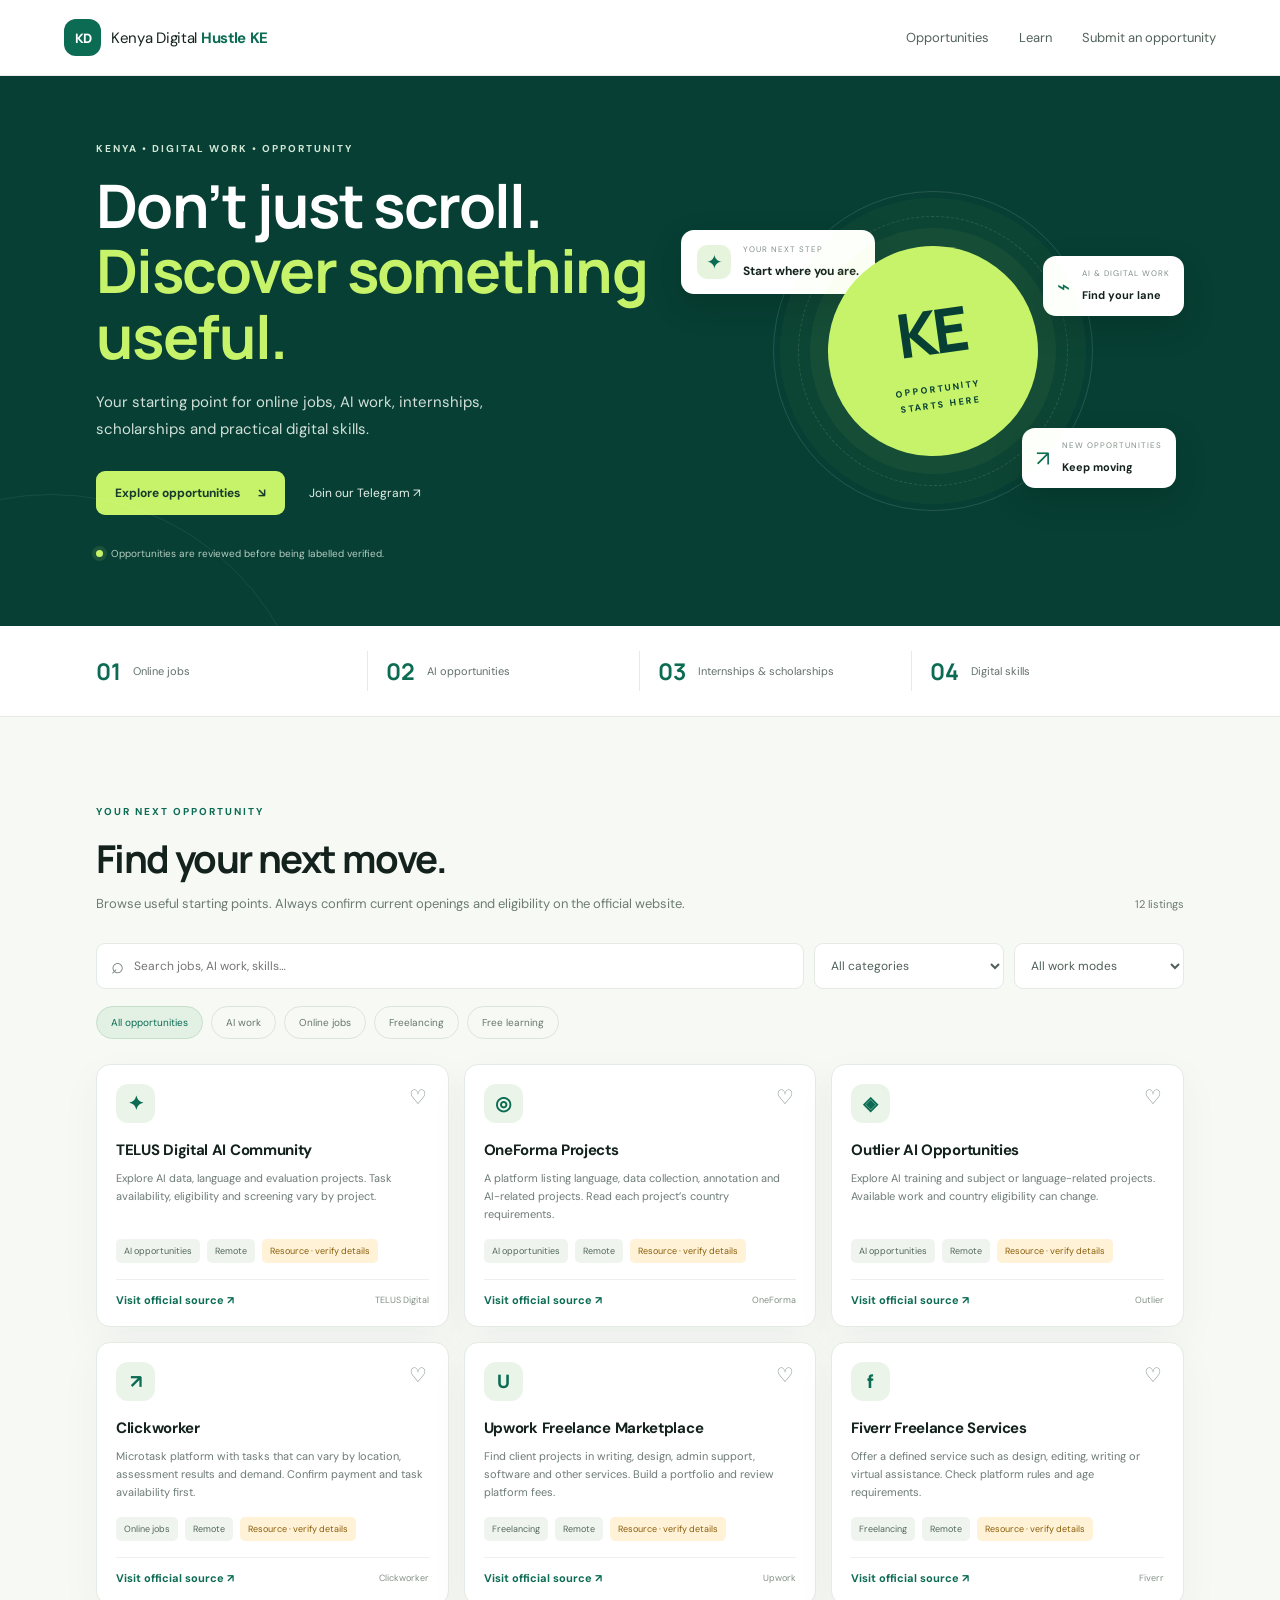
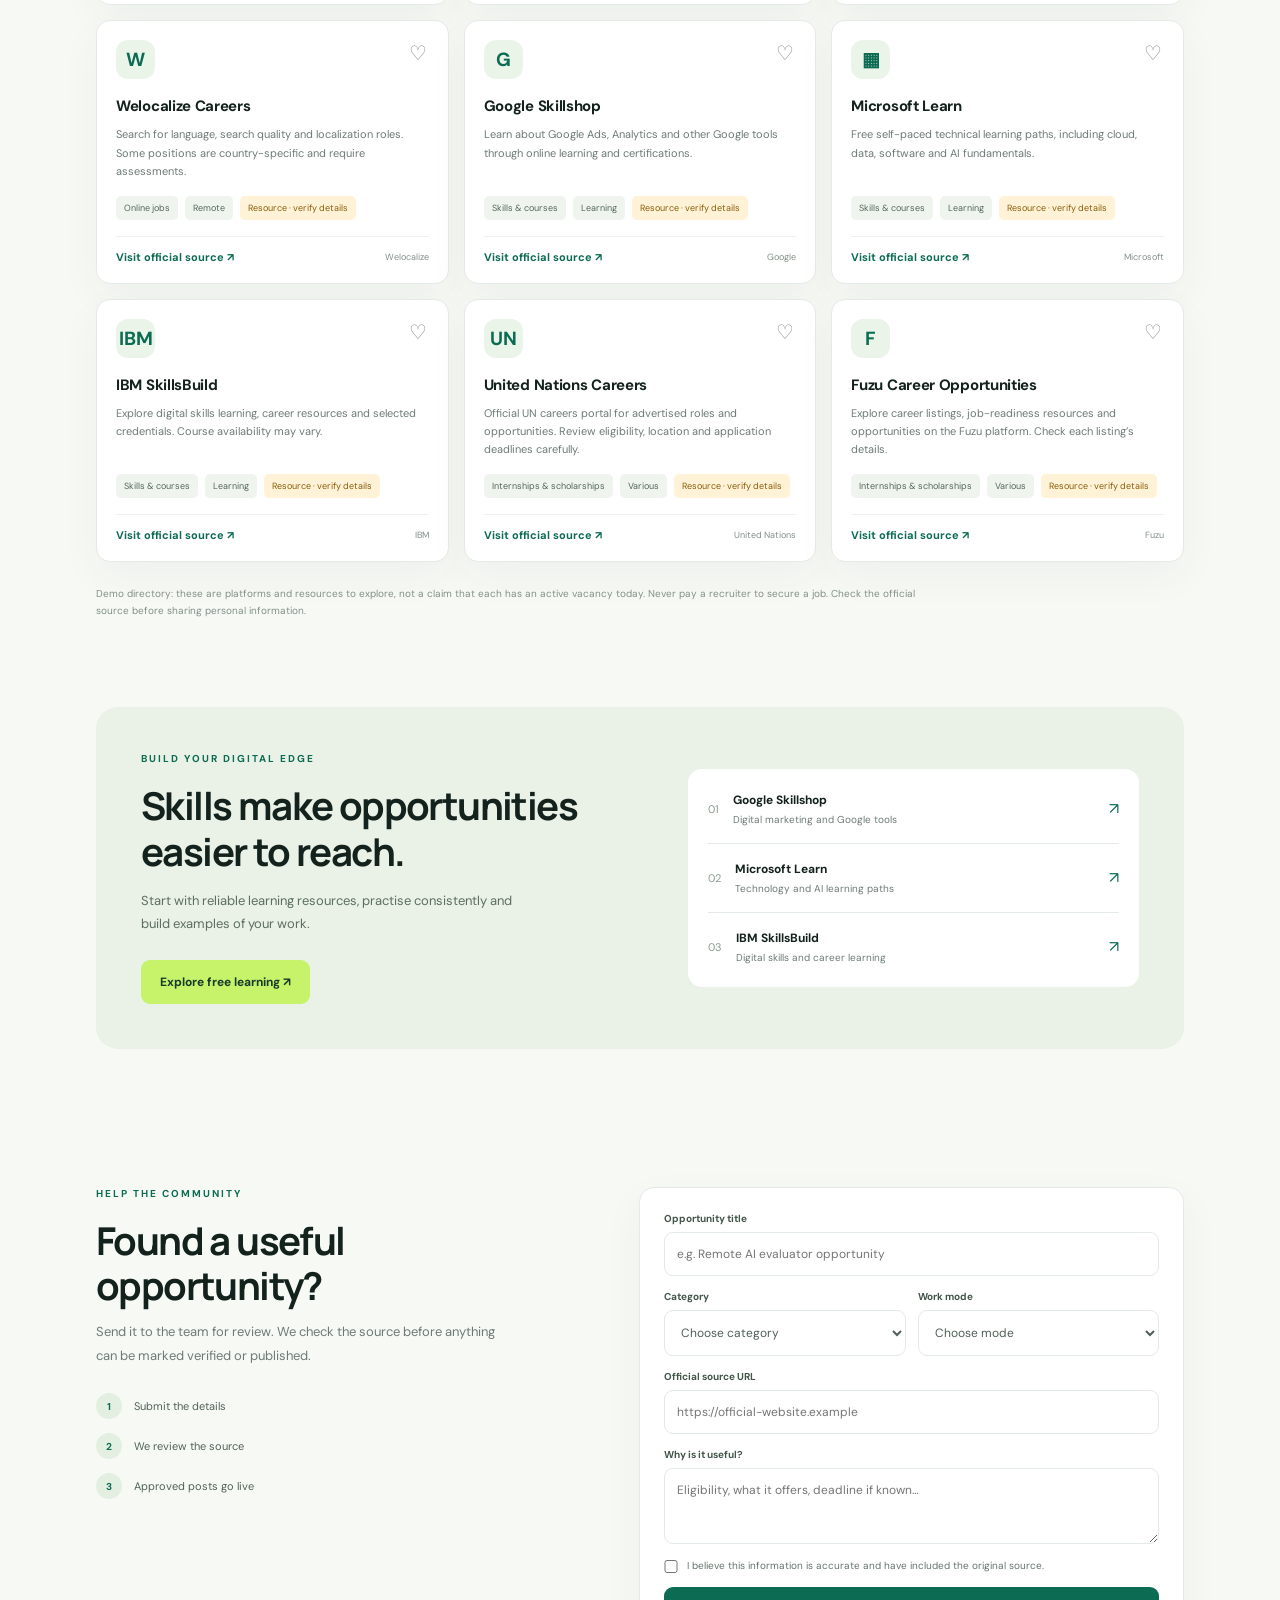
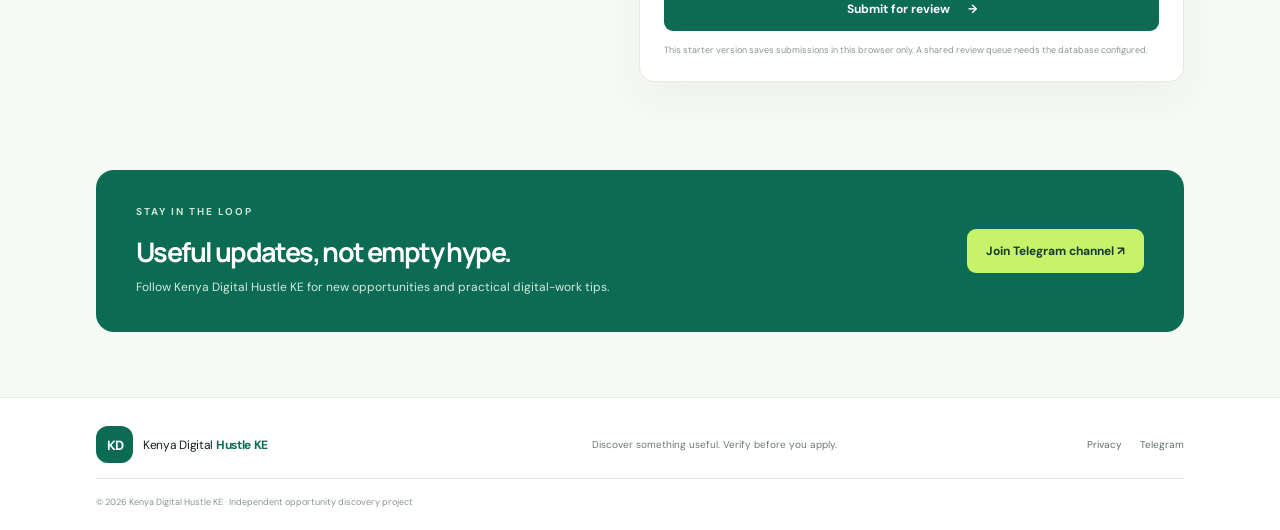
<file: index.html>
<!doctype html>
<html lang="en">
<head>
  <meta charset="utf-8"><meta name="viewport" content="width=device-width,initial-scale=1">
  <meta name="theme-color" content="#0b6b53"><meta name="description" content="Find online jobs, AI opportunities, internships, scholarships and digital skills resources for Kenyans.">
  <title>Kenya Digital Hustle KE — Opportunities that move you forward</title>
  <link rel="manifest" href="manifest.webmanifest"><link rel="icon" href="assets/icon.svg" type="image/svg+xml"><link rel="stylesheet" href="styles.css">
</head>
<body>
  <header class="topbar"><a class="brand" href="#top" aria-label="Kenya Digital Hustle KE home"><span class="brand-mark">KD</span><span>Kenya Digital <b>Hustle KE</b></span></a><nav><a href="#opportunities">Opportunities</a><a href="#skills">Learn</a><a href="#submit">Submit an opportunity</a></nav><button class="menu-btn" id="menuBtn" aria-label="Open menu">☰</button></header>
  <main id="top">
    <section class="hero"><div class="hero-copy"><p class="eyebrow">KENYA • DIGITAL WORK • OPPORTUNITY</p><h1>Don’t just scroll.<br><span>Discover something useful.</span></h1><p class="hero-intro">Your starting point for online jobs, AI work, internships, scholarships and practical digital skills.</p><div class="hero-actions"><a class="btn btn-light" href="#opportunities">Explore opportunities <span>↘</span></a><a class="hero-link" href="https://t.me/KenyaDigitalHustleKE" target="_blank" rel="noopener">Join our Telegram ↗</a></div><div class="trust-note"><span class="pulse"></span> Opportunities are reviewed before being labelled verified.</div></div><div class="hero-art" aria-hidden="true"><div class="orbit orbit-one"></div><div class="orbit orbit-two"></div><div class="float-card card-main"><span class="card-icon">✦</span><div><small>YOUR NEXT STEP</small><strong>Start where you are.</strong></div></div><div class="float-card card-small card-top"><span>⌁</span><div><small>AI & DIGITAL WORK</small><b>Find your lane</b></div></div><div class="float-card card-small card-bottom"><span>↗</span><div><small>NEW OPPORTUNITIES</small><b>Keep moving</b></div></div><div class="hero-circle"><span>KE</span><b>OPPORTUNITY<br>STARTS HERE</b></div></div></section>
    <section class="stats" aria-label="Platform focus"><div><strong>01</strong><span>Online jobs</span></div><div><strong>02</strong><span>AI opportunities</span></div><div><strong>03</strong><span>Internships & scholarships</span></div><div><strong>04</strong><span>Digital skills</span></div></section>
    <section class="section opportunities-section" id="opportunities"><div class="section-heading"><div><p class="eyebrow green">YOUR NEXT OPPORTUNITY</p><h2>Find your next move.</h2><p class="muted">Browse useful starting points. Always confirm current openings and eligibility on the official website.</p></div><span class="result-count" id="resultCount">0 listings</span></div>
      <div class="search-row"><label class="searchbox"><span>⌕</span><input id="searchInput" type="search" placeholder="Search jobs, AI work, skills…" aria-label="Search opportunities"></label><select id="typeFilter" aria-label="Filter by category"><option value="all">All categories</option><option value="Online jobs">Online jobs</option><option value="AI opportunities">AI opportunities</option><option value="Freelancing">Freelancing</option><option value="Skills & courses">Skills & courses</option><option value="Internships & scholarships">Internships & scholarships</option></select><select id="modeFilter" aria-label="Filter by work mode"><option value="all">All work modes</option><option value="Remote">Remote</option><option value="Learning">Learning</option><option value="Various">Various</option></select></div>
      <div class="filter-pills" id="quickFilters"><button class="pill active" data-category="all">All opportunities</button><button class="pill" data-category="AI opportunities">AI work</button><button class="pill" data-category="Online jobs">Online jobs</button><button class="pill" data-category="Freelancing">Freelancing</button><button class="pill" data-category="Skills & courses">Free learning</button></div>
      <div class="listing-grid" id="listingGrid" aria-live="polite"></div><div class="empty-state hidden" id="emptyState"><span>⌕</span><h3>No matches found</h3><p>Try another keyword or category.</p><button class="btn btn-outline" id="clearFilters">Clear filters</button></div>
      <p class="disclaimer">Demo directory: these are platforms and resources to explore, not a claim that each has an active vacancy today. Never pay a recruiter to secure a job. Check the official source before sharing personal information.</p>
    </section>
    <section class="section learn-section" id="skills"><div class="learn-panel"><div><p class="eyebrow">BUILD YOUR DIGITAL EDGE</p><h2>Skills make opportunities easier to reach.</h2><p>Start with reliable learning resources, practise consistently and build examples of your work.</p><a class="btn btn-light" href="https://skillshop.withgoogle.com/" target="_blank" rel="noopener">Explore free learning ↗</a></div><div class="skill-list"><a href="https://skillshop.withgoogle.com/" target="_blank" rel="noopener"><span>01</span><div><b>Google Skillshop</b><small>Digital marketing and Google tools</small></div><span>↗</span></a><a href="https://learn.microsoft.com/training/" target="_blank" rel="noopener"><span>02</span><div><b>Microsoft Learn</b><small>Technology and AI learning paths</small></div><span>↗</span></a><a href="https://www.ibm.com/skillsbuild" target="_blank" rel="noopener"><span>03</span><div><b>IBM SkillsBuild</b><small>Digital skills and career learning</small></div><span>↗</span></a></div></div></section>
    <section class="section submit-section" id="submit"><div class="submit-copy"><p class="eyebrow green">HELP THE COMMUNITY</p><h2>Found a useful opportunity?</h2><p>Send it to the team for review. We check the source before anything can be marked verified or published.</p><div class="review-steps"><span><b>1</b> Submit the details</span><span><b>2</b> We review the source</span><span><b>3</b> Approved posts go live</span></div></div><form id="submitForm" class="submit-form"><label>Opportunity title<input name="title" required maxlength="120" placeholder="e.g. Remote AI evaluator opportunity"></label><div class="form-split"><label>Category<select name="category" required><option value="">Choose category</option><option>Online jobs</option><option>AI opportunities</option><option>Freelancing</option><option>Skills & courses</option><option>Internships & scholarships</option></select></label><label>Work mode<select name="mode" required><option value="">Choose mode</option><option>Remote</option><option>Learning</option><option>Various</option></select></label></div><label>Official source URL<input name="url" type="url" required placeholder="https://official-website.example"></label><label>Why is it useful?<textarea name="description" rows="3" required maxlength="500" placeholder="Eligibility, what it offers, deadline if known…"></textarea></label><label class="consent"><input type="checkbox" name="confirm" required><span>I believe this information is accurate and have included the original source.</span></label><button class="btn btn-primary" type="submit">Submit for review <span>→</span></button><p class="form-message" id="formMessage" role="status"></p><small class="form-note">This starter version saves submissions in this browser only. A shared review queue needs the database configured.</small></form></section>
    <section class="newsletter"><div><p class="eyebrow">STAY IN THE LOOP</p><h2>Useful updates, not empty hype.</h2><p>Follow Kenya Digital Hustle KE for new opportunities and practical digital-work tips.</p></div><a class="btn btn-light" href="https://t.me/KenyaDigitalHustleKE" target="_blank" rel="noopener">Join Telegram channel ↗</a></section>
  </main>
  <footer><a class="brand footer-brand" href="#top"><span class="brand-mark">KD</span><span>Kenya Digital <b>Hustle KE</b></span></a><p>Discover something useful. Verify before you apply.</p><div><a href="privacy.html">Privacy</a><a href="https://t.me/KenyaDigitalHustleKE" target="_blank" rel="noopener">Telegram</a></div><small>© <span id="year"></span> Kenya Digital Hustle KE · Independent opportunity discovery project</small></footer>
  <script src="app.js"></script>
</body></html>
</file>
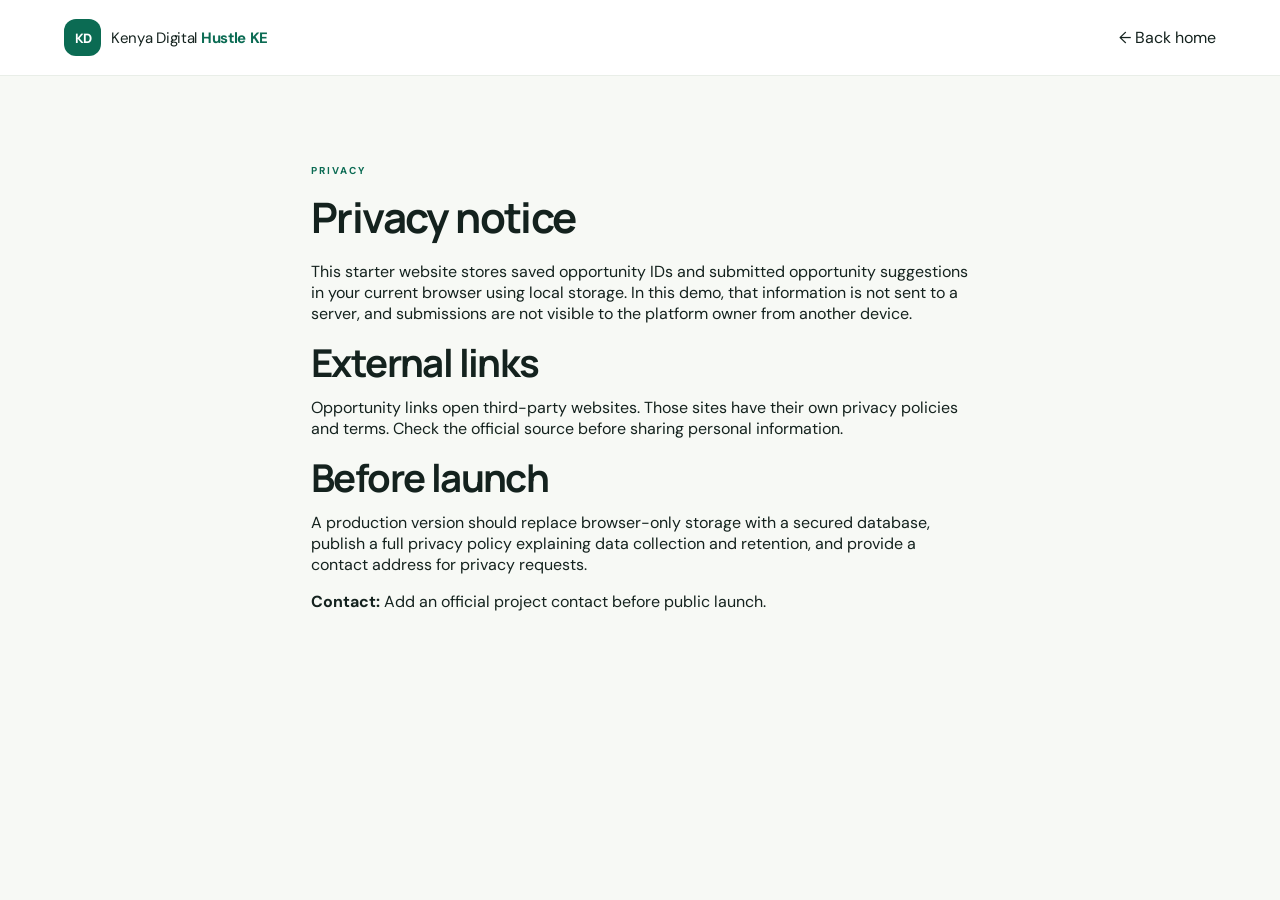
<file: privacy.html>
<!doctype html><html lang="en"><head><meta charset="utf-8"><meta name="viewport" content="width=device-width,initial-scale=1"><title>Privacy — Kenya Digital Hustle KE</title><link rel="stylesheet" href="styles.css"></head><body><header class="topbar"><a class="brand" href="index.html"><span class="brand-mark">KD</span><span>Kenya Digital <b>Hustle KE</b></span></a><a href="index.html">← Back home</a></header><main class="section" style="max-width:850px;margin:auto"><p class="eyebrow green">PRIVACY</p><h1 style="color:#14221e;font-size:42px">Privacy notice</h1><p>This starter website stores saved opportunity IDs and submitted opportunity suggestions in your current browser using local storage. In this demo, that information is not sent to a server, and submissions are not visible to the platform owner from another device.</p><h2>External links</h2><p>Opportunity links open third-party websites. Those sites have their own privacy policies and terms. Check the official source before sharing personal information.</p><h2>Before launch</h2><p>A production version should replace browser-only storage with a secured database, publish a full privacy policy explaining data collection and retention, and provide a contact address for privacy requests.</p><p><strong>Contact:</strong> Add an official project contact before public launch.</p></main></body></html>
</file>
<file: styles.css>
@import url('https://fonts.googleapis.com/css2?family=DM+Sans:wght@400;500;600;700&family=Manrope:wght@400;500;600;700;800&display=swap');
:root{--green:#0b6b53;--deep:#073f34;--lime:#c6f36a;--ink:#14221e;--muted:#6d7b75;--paper:#f7f9f5;--line:#e4eae4;--white:#fff;--shadow:0 14px 40px #153d2a0c}*{box-sizing:border-box}html{scroll-behavior:smooth;scroll-padding-top:90px}body{margin:0;background:var(--paper);color:var(--ink);font-family:'DM Sans',sans-serif}a{color:inherit;text-decoration:none}button,input,select,textarea{font:inherit}.topbar{height:76px;padding:0 max(5vw,22px);display:flex;align-items:center;justify-content:space-between;background:#fff;border-bottom:1px solid #e9eee8;position:sticky;top:0;z-index:10}.brand{display:flex;align-items:center;gap:10px;font-size:15px;letter-spacing:-.3px}.brand b{color:var(--green)}.brand-mark{height:37px;width:37px;border-radius:12px;background:var(--green);color:#fff;display:grid;place-items:center;font-family:Manrope,sans-serif;font-weight:800;font-size:13px;letter-spacing:-1px}.topbar nav{display:flex;gap:30px;font-size:13px;color:#52625a}.topbar nav a:hover,footer a:hover{color:var(--green)}.menu-btn{display:none;background:none;border:0;font-size:24px}.hero{min-height:490px;background:var(--deep);color:#fff;padding:66px max(7.5vw,26px);display:grid;grid-template-columns:1.05fr .95fr;align-items:center;gap:30px;overflow:hidden;position:relative}.hero:before{content:"";position:absolute;width:520px;height:520px;border:1px solid #ffffff12;border-radius:50%;left:-210px;bottom:-390px}.eyebrow{font-size:10px;letter-spacing:2px;font-weight:700;margin:0 0 18px;color:#d2e8d7}.eyebrow.green{color:var(--green)}h1,h2,h3,p{margin-top:0}h1,h2{font-family:Manrope,sans-serif;letter-spacing:-1.6px}h1{font-size:clamp(36px,4.7vw,60px);line-height:1.09;margin-bottom:20px;max-width:650px}h1 span{color:var(--lime)}.hero-intro{max-width:470px;color:#d1e0d8;font-size:15px;line-height:1.8}.hero-actions{display:flex;align-items:center;gap:24px;margin-top:28px;flex-wrap:wrap}.btn{border:0;display:inline-flex;align-items:center;justify-content:center;gap:18px;border-radius:9px;padding:14px 19px;font-size:12px;font-weight:700;cursor:pointer;transition:transform .2s,background .2s}.btn:hover{transform:translateY(-2px)}.btn-light{background:var(--lime);color:#183a2a}.hero-link{font-size:12px;color:#e5eee8}.trust-note{display:flex;align-items:center;gap:8px;margin-top:32px;font-size:10px;color:#b5ccc0}.pulse{height:7px;width:7px;border-radius:50%;background:var(--lime);box-shadow:0 0 0 4px #c6f36a1c}.hero-art{height:330px;position:relative;display:grid;place-items:center}.hero-circle{width:210px;height:210px;border-radius:50%;background:var(--lime);color:var(--deep);display:flex;flex-direction:column;align-items:center;justify-content:center;gap:10px;box-shadow:0 0 0 18px #c6f36a0b,0 0 0 48px #c6f36a08;transform:rotate(-8deg)}.hero-circle span{font-family:Manrope,sans-serif;font-size:61px;font-weight:800;letter-spacing:-5px}.hero-circle b{text-align:center;font-size:9px;letter-spacing:2px;line-height:1.7}.orbit{position:absolute;border:1px solid #ffffff20;border-radius:50%;width:320px;height:320px}.orbit-two{width:270px;height:270px;border-style:dashed;transform:rotate(40deg)}.float-card{position:absolute;background:#fff;color:var(--ink);box-shadow:0 12px 30px #001c1438;border-radius:13px;display:flex;align-items:center;gap:12px;padding:14px 16px}.card-main{left:0;top:44px}.card-icon{display:grid;place-items:center;background:#e6f4dd;color:var(--green);width:34px;height:34px;border-radius:10px;font-size:20px}.float-card small{display:block;font-size:8px;letter-spacing:1px;color:#819087;margin-bottom:5px}.float-card strong{font-size:12px}.card-small{padding:12px 14px}.card-small>span{font-size:22px;color:var(--green)}.card-small b{font-size:11px}.card-top{right:0;top:70px}.card-bottom{right:8px;bottom:28px}.stats{display:grid;grid-template-columns:repeat(4,1fr);padding:25px max(7.5vw,26px);background:#fff;border-bottom:1px solid var(--line)}.stats div{display:flex;align-items:center;gap:12px;border-right:1px solid var(--line);padding:4px 18px}.stats div:first-child{padding-left:0}.stats div:last-child{border:0}.stats strong{font-family:Manrope,sans-serif;font-size:23px;color:var(--green)}.stats span{font-size:11px;color:#617068}.section{padding:88px max(7.5vw,26px)}.section-heading{display:flex;align-items:end;justify-content:space-between;gap:20px;margin-bottom:27px}.section h2,.learn-panel h2,.newsletter h2{font-size:clamp(29px,3vw,39px);line-height:1.18;margin-bottom:12px}.muted{font-size:13px;line-height:1.7;color:var(--muted);max-width:600px;margin-bottom:0}.result-count{white-space:nowrap;color:var(--muted);font-size:11px;padding-bottom:5px}.search-row{display:grid;grid-template-columns:1fr 190px 170px;gap:10px}.searchbox{display:flex;align-items:center;gap:10px;border:1px solid var(--line);background:#fff;border-radius:9px;padding:0 14px}.searchbox span{font-size:22px;color:#75847b}.searchbox input{border:0;outline:0;width:100%;padding:14px 0;background:transparent;font-size:12px}.search-row select,.submit-form input,.submit-form select,.submit-form textarea{width:100%;border:1px solid var(--line);background:#fff;border-radius:9px;padding:13px 12px;color:#4f6057;font-size:12px;outline-color:#80b69e}.filter-pills{display:flex;gap:8px;flex-wrap:wrap;margin:17px 0 25px}.pill{background:transparent;border:1px solid #dce5dc;border-radius:30px;padding:9px 14px;color:#66766d;font-size:10px;cursor:pointer}.pill.active,.pill:hover{background:#e3f0e4;border-color:#c5dfc8;color:var(--green)}.listing-grid{display:grid;grid-template-columns:repeat(3,minmax(0,1fr));gap:15px}.listing-card{background:#fff;border:1px solid var(--line);border-radius:14px;padding:19px;display:flex;flex-direction:column;min-height:235px;box-shadow:var(--shadow);transition:transform .2s,border .2s}.listing-card:hover{transform:translateY(-3px);border-color:#b6d7c0}.listing-top{display:flex;justify-content:space-between;align-items:start;gap:12px;margin-bottom:17px}.listing-icon{width:39px;height:39px;display:grid;place-items:center;border-radius:12px;background:#eaf4e9;color:var(--green);font-size:19px;font-weight:700}.save-btn{border:0;background:transparent;font-size:20px;color:#819087;cursor:pointer;padding:0 2px}.save-btn.saved{color:#0b6b53}.listing-card h3{font-size:15px;line-height:1.4;margin-bottom:8px;letter-spacing:-.3px}.listing-card .description{font-size:11px;color:var(--muted);line-height:1.65;margin-bottom:16px}.listing-meta{display:flex;gap:7px;flex-wrap:wrap;margin-top:auto;margin-bottom:16px}.tag{background:#f0f4ef;border-radius:5px;padding:6px 8px;font-size:9px;color:#52675b}.tag.verified{background:#e2f5e8;color:#176442}.tag.demo{background:#fff2d7;color:#8a5d09}.listing-bottom{display:flex;align-items:center;justify-content:space-between;border-top:1px solid #edf0eb;padding-top:13px}.listing-bottom a{font-size:11px;font-weight:700;color:var(--green)}.listing-bottom small{font-size:9px;color:#829087}.empty-state{text-align:center;padding:55px 20px;color:var(--muted)}.empty-state>span{font-size:35px}.empty-state h3{color:var(--ink);margin:10px 0}.empty-state p{font-size:12px}.hidden{display:none!important}.btn-outline{border:1px solid #d5e1d6;background:#fff;color:var(--green)}.disclaimer{font-size:10px;color:#829087;line-height:1.7;margin:23px 0 0;max-width:850px}.learn-section{padding-top:0}.learn-panel{border-radius:22px;background:#eaf1e7;padding:45px;display:grid;grid-template-columns:1fr .9fr;gap:45px;align-items:center}.learn-panel>div:first-child>p:not(.eyebrow){font-size:13px;color:#5c6f62;line-height:1.8;max-width:400px;margin:15px 0 24px}.learn-panel .eyebrow{color:var(--green)}.skill-list{background:#fff;border-radius:14px;padding:6px 20px}.skill-list a{display:flex;align-items:center;gap:14px;padding:17px 0;border-bottom:1px solid var(--line)}.skill-list a:last-child{border:0}.skill-list a>span:first-child{font-size:11px;color:#8a9b8f}.skill-list a>span:last-child{margin-left:auto;color:var(--green)}.skill-list b,.skill-list small{display:block}.skill-list b{font-size:12px;margin-bottom:5px}.skill-list small{font-size:10px;color:var(--muted)}.submit-section{display:grid;grid-template-columns:.85fr 1fr;gap:80px;align-items:start;padding-top:50px}.submit-copy>p:not(.eyebrow){font-size:13px;line-height:1.8;color:var(--muted);max-width:400px}.review-steps{display:grid;gap:14px;margin-top:26px}.review-steps span{display:flex;align-items:center;gap:12px;font-size:11px;color:#506258}.review-steps b{display:grid;place-items:center;width:26px;height:26px;background:#e2efe1;color:var(--green);border-radius:50%;font-size:10px}.submit-form{background:#fff;border:1px solid var(--line);border-radius:15px;padding:24px;box-shadow:var(--shadow)}.submit-form label{display:block;font-size:10px;font-weight:700;color:#43564a;margin-bottom:14px}.submit-form input,.submit-form select,.submit-form textarea{display:block;margin-top:7px;font-weight:400}.submit-form textarea{resize:vertical}.form-split{display:grid;grid-template-columns:1fr 1fr;gap:12px}.submit-form .consent{display:flex;align-items:flex-start;gap:9px;font-weight:400;line-height:1.5;color:#65746b}.consent input{width:14px;margin:2px 0 0;flex-shrink:0}.btn-primary{background:var(--green);color:#fff;width:100%}.form-message{font-size:11px;margin:12px 0 0;color:var(--green)}.form-note{display:block;font-size:9px;color:#8b978f;line-height:1.6;margin-top:10px}.newsletter{margin:0 max(7.5vw,26px) 65px;border-radius:18px;background:var(--green);color:#fff;padding:35px 40px;display:flex;align-items:center;justify-content:space-between;gap:25px}.newsletter .eyebrow{color:#cde7d7}.newsletter h2{font-size:27px;margin-bottom:9px}.newsletter p:not(.eyebrow){font-size:12px;color:#d6e9dd;margin:0;line-height:1.7}footer{padding:28px max(7.5vw,26px) 22px;background:#fff;border-top:1px solid var(--line);display:grid;grid-template-columns:1fr 1fr auto;align-items:center;gap:15px}footer p{font-size:10px;color:var(--muted);margin:0}footer>div{display:flex;gap:18px;font-size:10px;color:#607167}footer>small{grid-column:1/-1;border-top:1px solid var(--line);padding-top:17px;color:#89968e;font-size:9px}.footer-brand{font-size:12px}
@media(max-width:900px){.hero{padding-left:5vw;padding-right:5vw}.hero-art{transform:scale(.88)}.section{padding-left:5vw;padding-right:5vw}.stats{padding-left:5vw;padding-right:5vw}.listing-grid{grid-template-columns:repeat(2,minmax(0,1fr))}.submit-section{gap:35px}.learn-panel{padding:30px;gap:25px}.newsletter{margin-left:5vw;margin-right:5vw}footer{padding-left:5vw;padding-right:5vw}}
@media(max-width:650px){.topbar{height:65px;padding:0 18px}.topbar nav{display:none;position:absolute;top:64px;left:0;right:0;background:#fff;padding:18px;box-shadow:0 10px 20px #00000010;flex-direction:column;gap:17px}.topbar nav.open{display:flex}.menu-btn{display:block}.brand{font-size:13px}.hero{display:block;padding:48px 22px 28px}.hero h1{font-size:39px}.hero-intro{font-size:13px}.hero-art{height:260px;margin-top:15px;transform:scale(.88)}.hero-circle{width:170px;height:170px}.hero-circle span{font-size:49px}.orbit{width:255px;height:255px}.orbit-two{width:220px;height:220px}.card-main{left:-3px;top:20px}.card-top{right:-5px;top:35px}.card-bottom{right:-4px;bottom:9px}.trust-note{font-size:9px}.stats{grid-template-columns:1fr 1fr;padding:20px 22px;gap:14px}.stats div{padding:4px 8px;border-right:0}.stats div:first-child{padding-left:8px}.stats strong{font-size:20px}.stats span{font-size:10px}.section{padding:58px 20px}.section-heading{align-items:start;flex-direction:column;gap:12px}.section h2{font-size:31px}.search-row{grid-template-columns:1fr 1fr}.searchbox{grid-column:1/-1}.search-row select{font-size:11px}.listing-grid{grid-template-columns:1fr}.listing-card{min-height:0}.learn-section{padding-top:0}.learn-panel{grid-template-columns:1fr;padding:25px 20px;gap:26px}.learn-panel h2{font-size:29px}.skill-list{padding:4px 14px}.submit-section{grid-template-columns:1fr;gap:25px;padding-top:20px}.submit-form{padding:18px}.newsletter{margin:0 20px 45px;padding:27px 22px;display:block}.newsletter h2{font-size:25px}.newsletter .btn{margin-top:20px}.newsletter p:not(.eyebrow){font-size:11px}footer{grid-template-columns:1fr auto;padding:25px 20px 20px}footer p{grid-column:1/-1;grid-row:2}footer>div{grid-column:2;grid-row:1}footer>small{grid-column:1/-1}.form-split{gap:8px}}
</file>
